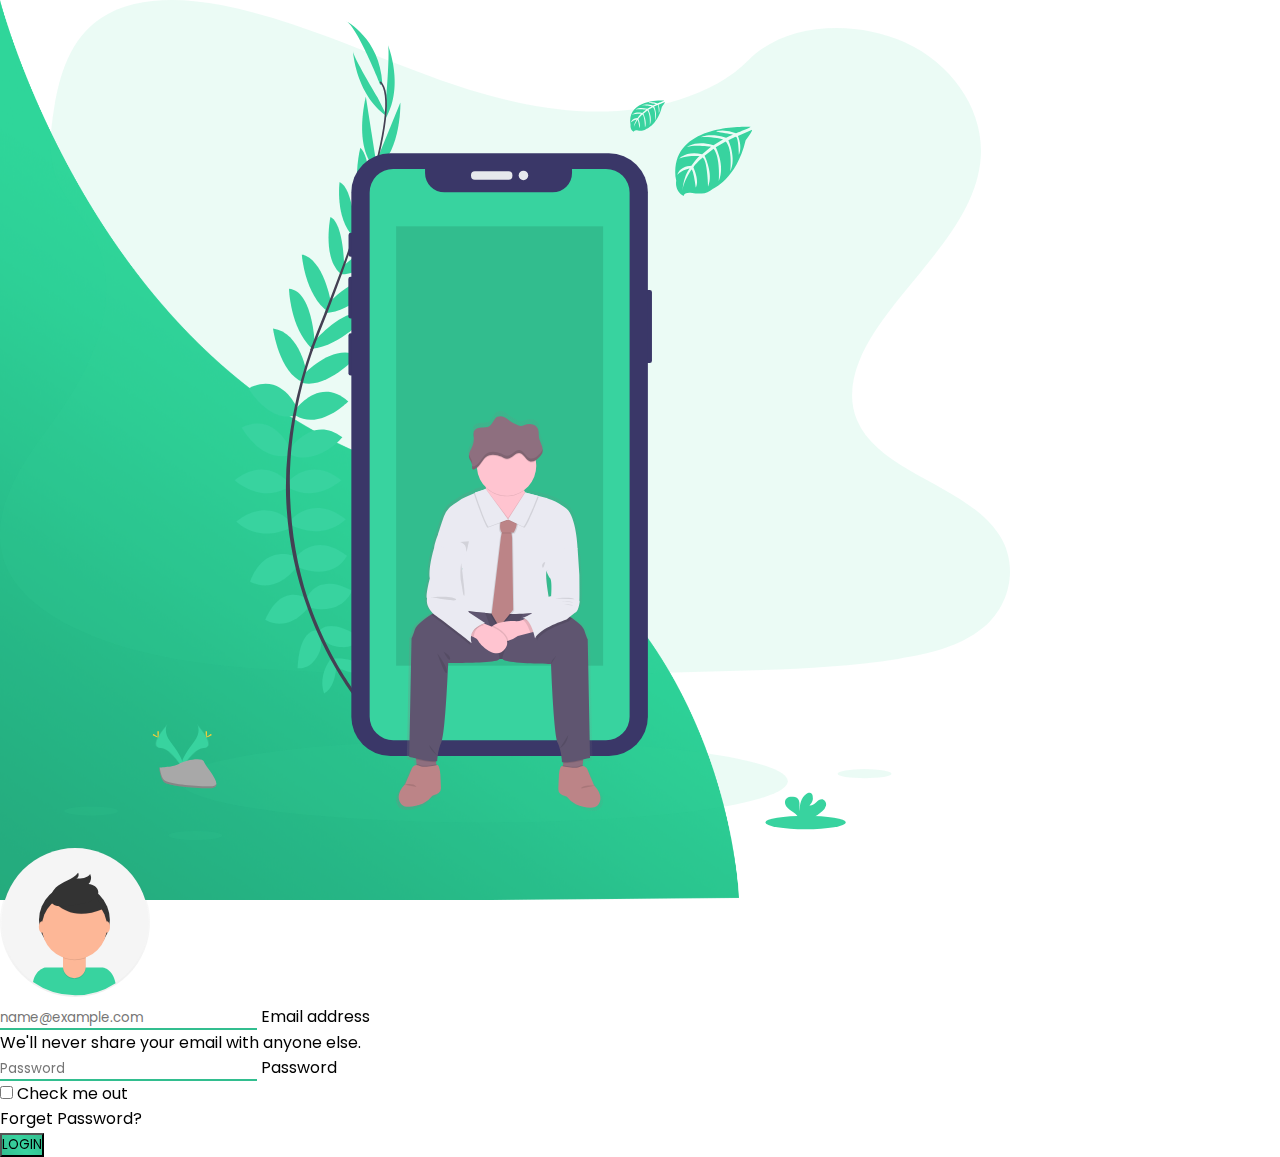
<file: index.html>
<!DOCTYPE html>
<html lang="en">

<head>
    <meta charset="UTF-8">
    <meta http-equiv="X-UA-Compatible" content="IE=edge">
    <meta name="viewport" content="width=device-width, initial-scale=1.0">
    <title>Pc Bulder</title>
    <link rel="shortcut icon" href="images/bg.svg" type="image/x-icon">

    <!-- Bootstrap CDN -->

    <link href="https://cdn.jsdelivr.net/npm/bootstrap@5.0.2/dist/css/bootstrap.min.css" rel="stylesheet" integrity="sha384-EVSTQN3/azprG1Anm3QDgpJLIm9Nao0Yz1ztcQTwFspd3yD65VohhpuuCOmLASjC" crossorigin="anonymous">
    <!--  -->

    <!-- Animated Css -->
    <link rel="stylesheet" href="https://cdnjs.cloudflare.com/ajax/libs/animate.css/4.1.1/animate.min.css" />
    <!--  -->
    <link rel="stylesheet" href="style.css">
</head>

<body>
    <section>

        <img class="wave" src="images/wave.png" alt="">

        <div class="container py-2 my-4">
            <div class="row">

                <div class="col-md-6 col-12 d-flex justify-content-center align-items-center">
                    <img src="images/bg.svg" class="img-fluid" alt="">
                </div>

                <div class="col-md-6 col-12">

                    <div class="text-center my-4">
                        <img src="images/avatar.svg" width="150px" alt="">
                        <!-- <h1 class="py-4 fw-bold display-2 animate__animated animate__heartBeat animate__infinite">WELCOME</h1> -->
                    </div>

                    <div class="">
                        <form>
                            <div class="form-floating mb-2">
                                <input type="email" class="form-control remove-border" id="email-input" placeholder="name@example.com">
                                <label for="floatingInput " class="fs-5">Email address</label>

                                <div id="emailHelp" class="form-text">We'll never share your email with anyone else.</div>
                            </div>

                            <div class="form-floating">
                                <input type="password" class="form-control remove-border" id="password-input" placeholder="Password">
                                <label for="floatingPassword " class="fs-5">Password</label>
                            </div>

                            <div class="mb-3 form-check d-flex justify-content-between py-3">
                                <div> <input type="checkbox" class="form-check-input" id="exampleCheck1">
                                    <label class="form-check-label" for="exampleCheck1">Check me out</label></div>
                                <label for="">Forget Password?</label>
                            </div>

                            <div class="d-grid gap-2 col-6 mx-auto">
                                <button id="login-btn" class="btn btn-primary border rounded-pill fw-bold fs-4 shadow-lg" type="button">LOGIN</button>
                            </div>
                        </form>
                    </div>

                </div>
            </div>
        </div>

    </section>



    <!-- Bootstrap JS -->
    <script src="https://cdn.jsdelivr.net/npm/@popperjs/core@2.9.2/dist/umd/popper.min.js" integrity="sha384-IQsoLXl5PILFhosVNubq5LC7Qb9DXgDA9i+tQ8Zj3iwWAwPtgFTxbJ8NT4GN1R8p" crossorigin="anonymous"></script>
    <script src="https://cdn.jsdelivr.net/npm/bootstrap@5.0.2/dist/js/bootstrap.min.js" integrity="sha384-cVKIPhGWiC2Al4u+LWgxfKTRIcfu0JTxR+EQDz/bgldoEyl4H0zUF0QKbrJ0EcQF" crossorigin="anonymous"></script>
    <!--  -->

    <!-- Script app.js -->
    <script src="js/login.js"></script>
</body>

</html>
</file>
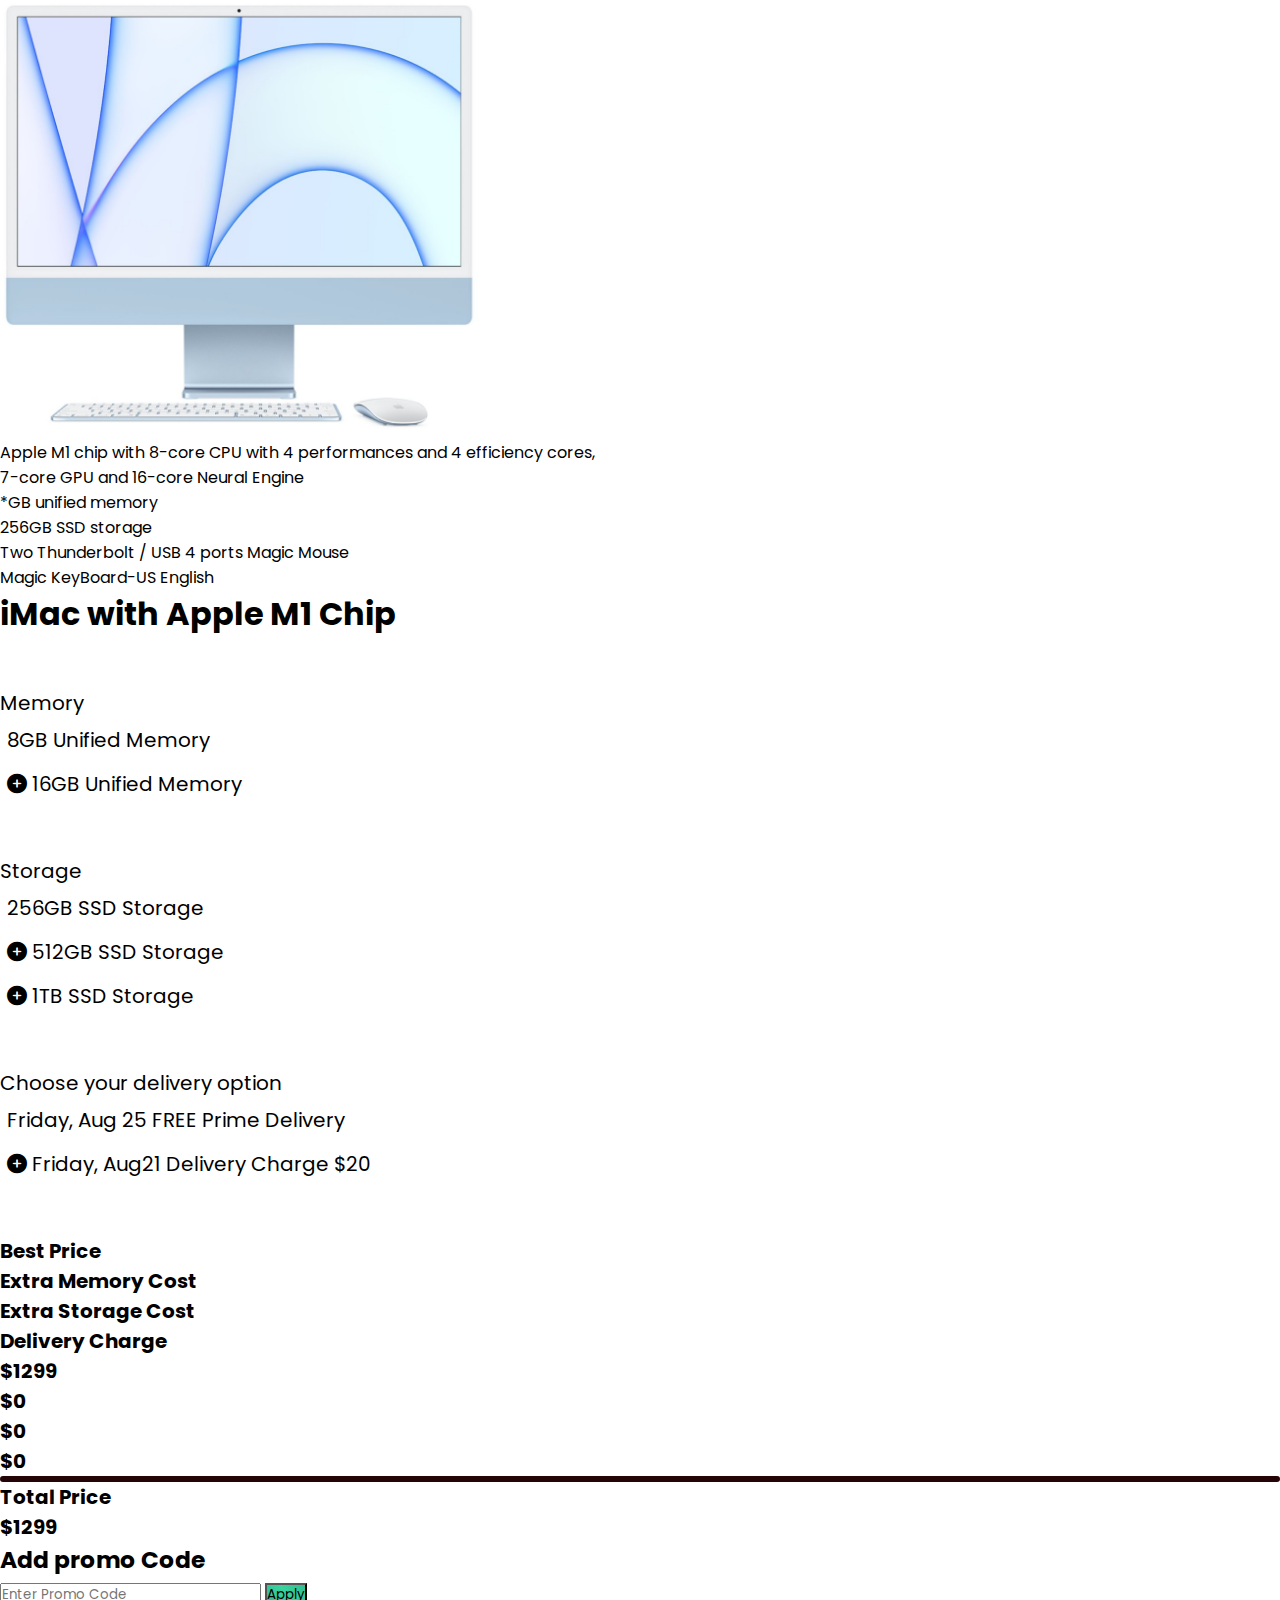
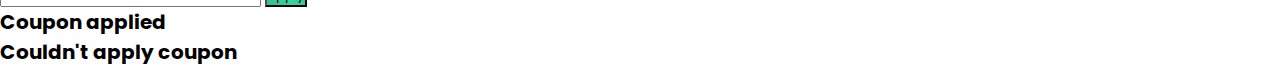
<file: pc-builder.html>
<!DOCTYPE html>
<html lang="en">

<head>
    <meta charset="UTF-8">
    <meta http-equiv="X-UA-Compatible" content="IE=edge">
    <meta name="viewport" content="width=device-width, initial-scale=1.0">
    <title>Pc Builder-DOM</title>

    <!-- Fontawsome -->
    <link rel="stylesheet" href="https://cdnjs.cloudflare.com/ajax/libs/font-awesome/6.0.0/css/all.min.css" integrity="sha512-9usAa10IRO0HhonpyAIVpjrylPvoDwiPUiKdWk5t3PyolY1cOd4DSE0Ga+ri4AuTroPR5aQvXU9xC6qOPnzFeg==" crossorigin="anonymous" referrerpolicy="no-referrer"
    />

    <!--  -->

    <!-- Bootstrap CDN -->
    <link href="https://cdn.jsdelivr.net/npm/bootstrap@5.0.2/dist/css/bootstrap.min.css" rel="stylesheet" integrity="sha384-EVSTQN3/azprG1Anm3QDgpJLIm9Nao0Yz1ztcQTwFspd3yD65VohhpuuCOmLASjC" crossorigin="anonymous">
    <!--  -->



    <link rel="stylesheet" href="style.css">



</head>

<body>
    <section>
        <div class="container border py-5">
            <div class="row border">
                <!-- Left -->
                <div class="col-md-6">
                    <img src="images/mac.png" width="480px" class="img-fluid pb-4" alt="">
                    <p class="fs-5 lh-lg">Apple M1 chip with 8-core CPU with 4 performances and 4 efficiency cores, <br> 7-core GPU and 16-core Neural Engine <br> *GB unified memory <br> 256GB SSD storage <br>Two Thunderbolt / USB 4 ports Magic Mouse <br>Magic KeyBoard-US
                        English
                    </p>
                </div>
                <!-- Left ENDS -->

                <!-- Right STRATS -->
                <div class="col-md-6">
                    <h1 class="display-5 fw-bold ">iMac with Apple M1 Chip</h1>

                    <div class="">
                        <!-- memory -->
                        <div class="line">
                            <div class="row">
                                <div class="col-md-3 fw-bold">Memory</div>
                                <div class="col-md-4 button-style"> 8GB Unified Memory</div>
                                <div id="sixteen-memory" class="col-md-4 button-style"> <i class="fa-solid fa-circle-plus"></i> 16GB Unified Memory </div>
                            </div>
                        </div>
                        <!--  -->

                        <!-- storage -->
                        <div class="line">
                            <div class="row">
                                <div class="col-md-3 fw-bold">Storage</div>
                                <div id="two-fifty-six-storage" class="col-md-3 button-style">256GB SSD Storage </div>
                                <div class="col-md-3 button-style"> <i class="fa-solid fa-circle-plus"></i> 512GB SSD Storage</div>
                                <div class="col-md-3 button-style"> <i class="fa-solid fa-circle-plus"></i> 1TB SSD Storage </div>
                            </div>
                        </div>
                        <!--  -->

                        <!-- Choose your delivery option -->
                        <div class="line">
                            <div class="row">
                                <div class="col-md-3 fw-bold">Choose your delivery option</div>
                                <div class="col-md-4 button-style"> Friday, Aug 25 FREE Prime Delivery </div>
                                <div class="col-md-4 button-style"> <i class="fa-solid fa-circle-plus"></i> Friday, Aug21 Delivery Charge $20 </div>
                            </div>
                        </div>
                    </div>
                    <!--  -->

                    <!-- PRICES SARTS -->
                    <div class="row py-5 prices">
                        <!--  -->
                        <div class="col-md-5">
                            <p class="">Best Price</p>
                            <p class="">Extra Memory Cost</p>
                            <p class="">Extra Storage Cost</p>
                            <p>Delivery Charge</p>
                        </div>

                        <div class="col-md-7">
                            <p class="">$<span id="best-price">1299</span></p>
                            <p class="">$<span id="memory-cost">0</span></p>
                            <p class="">$<span id="storage-cost">0</span></p>
                            <p class="">$<span id="delivery-cost">0</span></p>
                        </div>

                        <div class="col-7 ">
                            <hr class="bold-line">
                        </div>
                        <!--  -->

                        <!-- Total Price -->
                        <div class="row">
                            <div class="col-md-5">
                                <p>Total Price</p>
                            </div>
                            <div id="total-price" class="col-md-7">$1299</div>
                        </div>
                        <!-- TOTAL PRICE ENDS -->

                        <!-- PROMO CODE STARTS -->
                        <div>
                            <h3>Add promo Code</h3>
                            <input type="text" class="p-2" id="promo-input" placeholder="Enter Promo Code" />
                            <button class="btn-secondary rounded py-2 px-3" id="apply-btn">Apply</button>

                            <p class="text-success d-none" id="applied-text">Coupon applied</p>
                            <p class="text-danger d-none">Couldn't apply coupon</p>
                        </div>

                        <!-- PROMO CODE ENDS -->
                    </div>
                    <!-- PRICES ENDS  -->
                </div>
                <!-- RIGHT ENDS -->
            </div>
        </div>
    </section>


    <!-- Bootstrap JS -->
    <script src="https://cdn.jsdelivr.net/npm/@popperjs/core@2.9.2/dist/umd/popper.min.js" integrity="sha384-IQsoLXl5PILFhosVNubq5LC7Qb9DXgDA9i+tQ8Zj3iwWAwPtgFTxbJ8NT4GN1R8p" crossorigin="anonymous"></script>
    <script src="https://cdn.jsdelivr.net/npm/bootstrap@5.0.2/dist/js/bootstrap.min.js" integrity="sha384-cVKIPhGWiC2Al4u+LWgxfKTRIcfu0JTxR+EQDz/bgldoEyl4H0zUF0QKbrJ0EcQF" crossorigin="anonymous"></script>
    <!--  -->

    <!-- Script app.js -->
    <script src="js/app.js"></script>
</body>

</html>
</file>
<file: style.css>
@import url('https://fonts.googleapis.com/css2?family=Poppins:wght@400;600&display=swap');
* {
    margin: 0;
    padding: 0;
    box-sizing: border-box;
    font-family: 'Poppins', sans-serif;
}

.wave {
    height: 100%;
    position: fixed;
    z-index: -1;
}

.remove-border {
    outline: none;
    border-top: none;
    border-left: none;
    border-right: none;
    border-color: #32be8f;
}

button {
    background-image: linear-gradient(60deg, #32be8f, #38d39f, #32be8f);
}

.button-style {
    border-radius: 6px;
    padding: 7px;
}

.button-style:hover {
    background-color: cornflowerblue;
    color: white;
}

.line {
    padding-top: 50px;
    font-size: 20px;
}

.prices {
    font-size: 20px;
    padding-top: 50px;
    font-weight: bold;
}

.bold-line {
    border: 3px solid rgb(36, 4, 4);
    border-radius: 5px;
}
</file>
